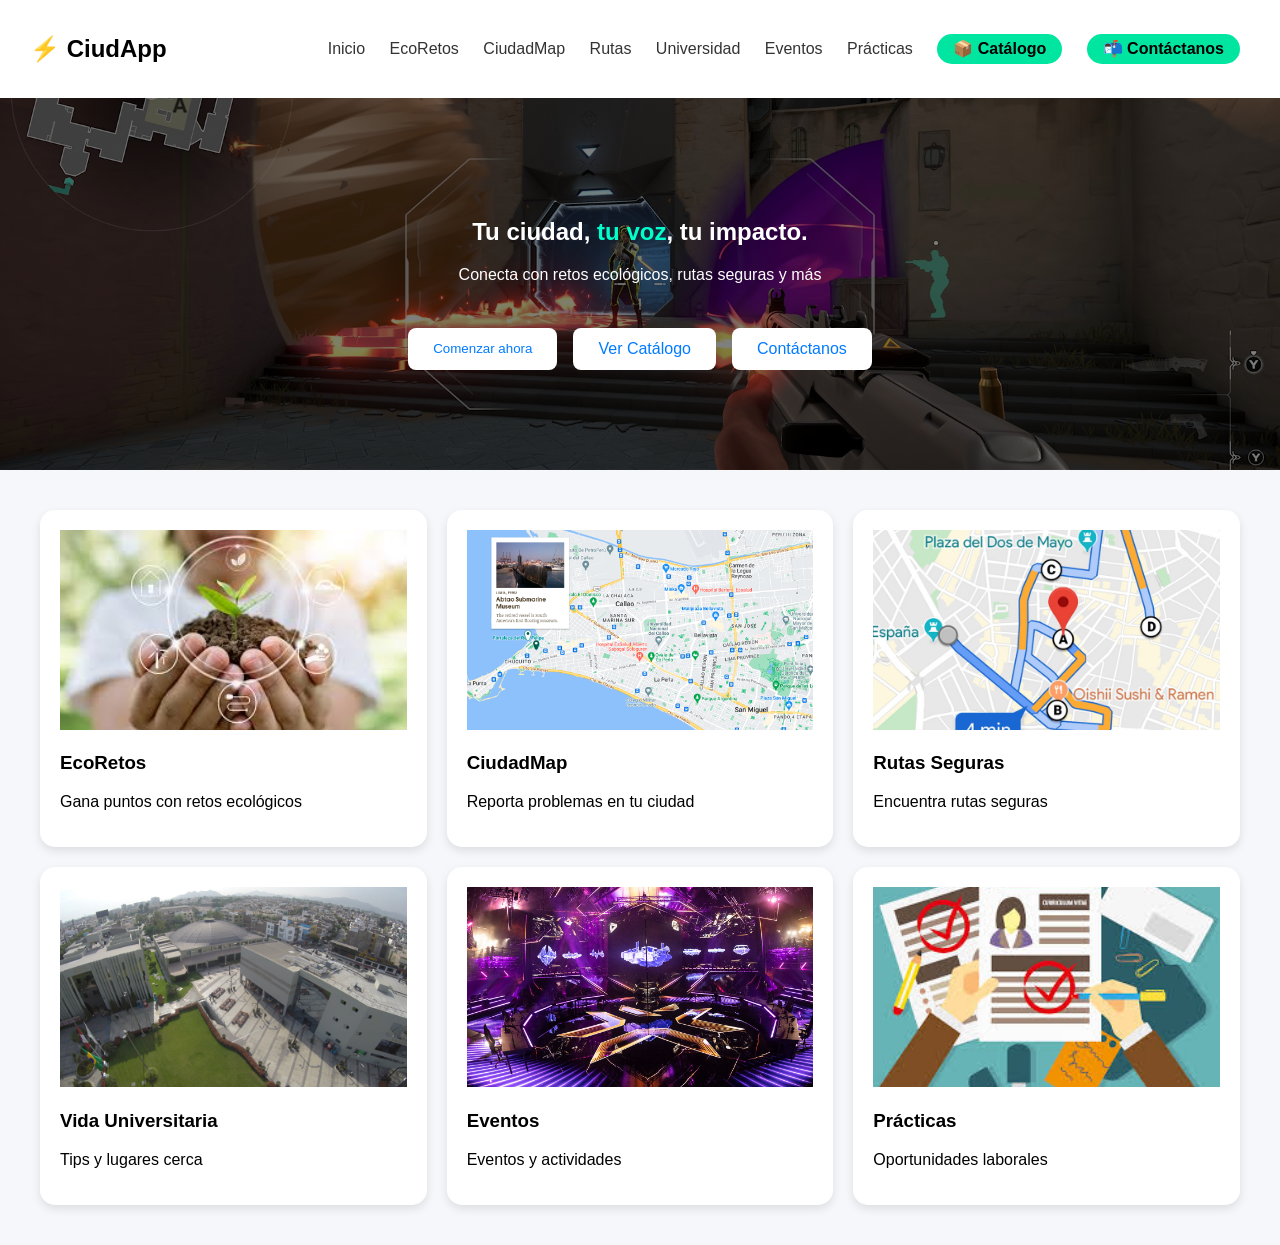
<file: index.html>
<!DOCTYPE html>
<html lang="es">
<head>
  <meta charset="UTF-8">
  <title>CiudApp</title>
  <link rel="stylesheet" href="styles.css">
</head>
<body>

  <header class="navbar">
    <h2>⚡ CiudApp</h2>
    <nav>
      <a href="#">Inicio</a>
      <a href="#">EcoRetos</a>
      <a href="#">CiudadMap</a>
      <a href="#">Rutas</a>
      <a href="#">Universidad</a>
      <a href="#">Eventos</a>
      <a href="#">Prácticas</a>
      <a href="catalogo.html" class="nav-btn">📦 Catálogo</a>
      <a href="contactanos.html" class="nav-btn">📬 Contáctanos</a>
    </nav>
  </header>

  <section class="hero">
    <h1>Tu ciudad, <span>tu voz</span>, tu impacto.</h1>
    <p>Conecta con retos ecológicos, rutas seguras y más</p>
    <div class="hero-buttons">
      <button onclick="window.location.href='login.html'">Comenzar ahora</button>
      <button class="btn-outline" onclick="window.location.href='catalogo.html'">Ver Catálogo</button>
      <button class="btn-outline" onclick="window.location.href='contactanos.html'">Contáctanos</button>
    </div>
  </section>

  <section class="cards">
    <div class="card">
      <img src="img/eco.jpg">
      <h3>EcoRetos</h3>
      <p>Gana puntos con retos ecológicos</p>
    </div>
    <div class="card">
      <img src="img/map.jpg">
      <h3>CiudadMap</h3>
      <p>Reporta problemas en tu ciudad</p>
    </div>
    <div class="card">
      <img src="img/ruta.jpg">
      <h3>Rutas Seguras</h3>
      <p>Encuentra rutas seguras</p>
    </div>
    <div class="card">
      <img src="img/uni.jpg">
      <h3>Vida Universitaria</h3>
      <p>Tips y lugares cerca</p>
    </div>
    <div class="card">
      <img src="img/eventos.jpg">
      <h3>Eventos</h3>
      <p>Eventos y actividades</p>
    </div>
    <div class="card">
      <img src="img/practicas.jpg">
      <h3>Prácticas</h3>
      <p>Oportunidades laborales</p>
    </div>
  </section>

</body>
</html>
</file>
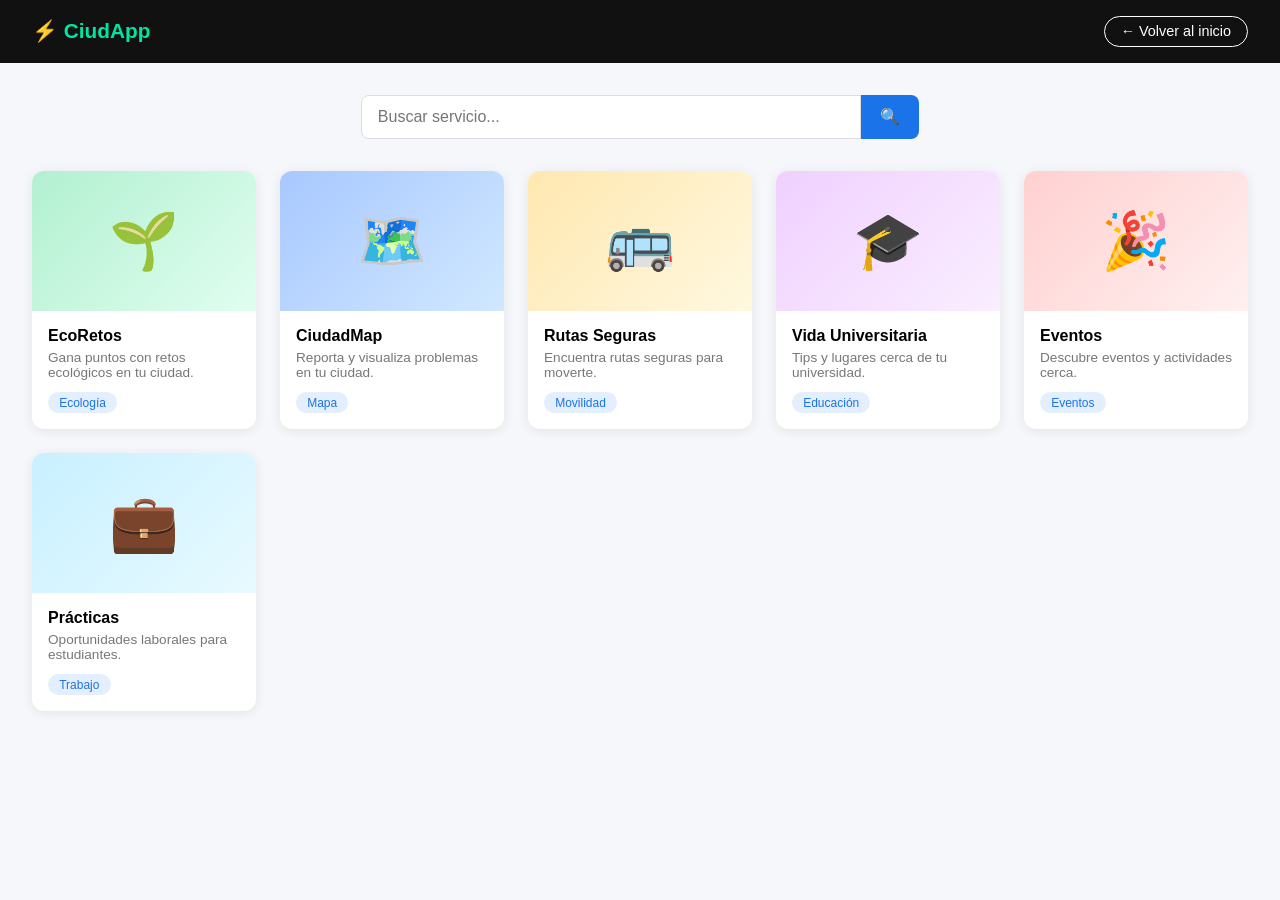
<file: catalogo.html>
<!DOCTYPE html>
<html lang="es">
<head>
  <meta charset="UTF-8"/>
  <meta name="viewport" content="width=device-width, initial-scale=1.0"/>
  <title>Catálogo - CiudApp</title>
  <style>
    * { box-sizing: border-box; margin: 0; padding: 0; }
    body { font-family: 'Segoe UI', sans-serif; background: #f5f7fa; }

    header {
      background: #111;
      color: white;
      padding: 1rem 2rem;
      display: flex;
      align-items: center;
      justify-content: space-between;
    }
    header h2 { color: #00e5a0; font-size: 1.3rem; }
    header a {
      color: white;
      text-decoration: none;
      font-size: 0.9rem;
      border: 1px solid white;
      padding: 0.4rem 1rem;
      border-radius: 20px;
    }
    header a:hover { background: white; color: #111; }

    .search-bar {
      display: flex;
      justify-content: center;
      padding: 2rem 1rem 1rem;
    }
    .search-bar input {
      width: 100%;
      max-width: 500px;
      padding: 0.75rem 1rem;
      border: 1.5px solid #ddd;
      border-radius: 8px 0 0 8px;
      font-size: 1rem;
      outline: none;
    }
    .search-bar button {
      padding: 0.75rem 1.2rem;
      background: #1a73e8;
      color: white;
      border: none;
      border-radius: 0 8px 8px 0;
      cursor: pointer;
      font-size: 1rem;
    }

    .grid {
      display: grid;
      grid-template-columns: repeat(auto-fill, minmax(220px, 1fr));
      gap: 1.5rem;
      padding: 1rem 2rem 3rem;
    }
    .card {
      background: white;
      border-radius: 12px;
      box-shadow: 0 2px 12px rgba(0,0,0,0.08);
      overflow: hidden;
      transition: transform 0.2s;
    }
    .card:hover { transform: translateY(-4px); }
    .card-icon {
      height: 140px;
      display: flex;
      align-items: center;
      justify-content: center;
      font-size: 3.5rem;
    }
    .card-body { padding: 1rem; }
    .card-body h3 { font-size: 1rem; margin-bottom: 0.3rem; }
    .card-body p { font-size: 0.85rem; color: #777; margin-bottom: 0.8rem; }
    .badge {
      display: inline-block;
      background: #e3eeff;
      color: #1a73e8;
      padding: 0.2rem 0.7rem;
      border-radius: 20px;
      font-size: 0.75rem;
    }

    @media (max-width: 600px) {
      .grid { padding: 1rem; gap: 1rem; }
    }
  </style>
</head>
<body>

  <header>
    <h2>⚡ CiudApp</h2>
    <a href="index.html">← Volver al inicio</a>
  </header>

  <div class="search-bar">
    <input type="text" placeholder="Buscar servicio..."/>
    <button>🔍</button>
  </div>

  <div class="grid">

    <div class="card">
      <div class="card-icon" style="background:linear-gradient(135deg,#b2f0d0,#e0fef0)">🌱</div>
      <div class="card-body">
        <h3>EcoRetos</h3>
        <p>Gana puntos con retos ecológicos en tu ciudad.</p>
        <span class="badge">Ecología</span>
      </div>
    </div>

    <div class="card">
      <div class="card-icon" style="background:linear-gradient(135deg,#a8c8ff,#d0e8ff)">🗺️</div>
      <div class="card-body">
        <h3>CiudadMap</h3>
        <p>Reporta y visualiza problemas en tu ciudad.</p>
        <span class="badge">Mapa</span>
      </div>
    </div>

    <div class="card">
      <div class="card-icon" style="background:linear-gradient(135deg,#ffe8b0,#fff8e0)">🚌</div>
      <div class="card-body">
        <h3>Rutas Seguras</h3>
        <p>Encuentra rutas seguras para moverte.</p>
        <span class="badge">Movilidad</span>
      </div>
    </div>

    <div class="card">
      <div class="card-icon" style="background:linear-gradient(135deg,#f0d0ff,#faeeff)">🎓</div>
      <div class="card-body">
        <h3>Vida Universitaria</h3>
        <p>Tips y lugares cerca de tu universidad.</p>
        <span class="badge">Educación</span>
      </div>
    </div>

    <div class="card">
      <div class="card-icon" style="background:linear-gradient(135deg,#ffd0d0,#fff0f0)">🎉</div>
      <div class="card-body">
        <h3>Eventos</h3>
        <p>Descubre eventos y actividades cerca.</p>
        <span class="badge">Eventos</span>
      </div>
    </div>

    <div class="card">
      <div class="card-icon" style="background:linear-gradient(135deg,#c8f0ff,#e8faff)">💼</div>
      <div class="card-body">
        <h3>Prácticas</h3>
        <p>Oportunidades laborales para estudiantes.</p>
        <span class="badge">Trabajo</span>
      </div>
    </div>

  </div>

</body>
</html>
</file>
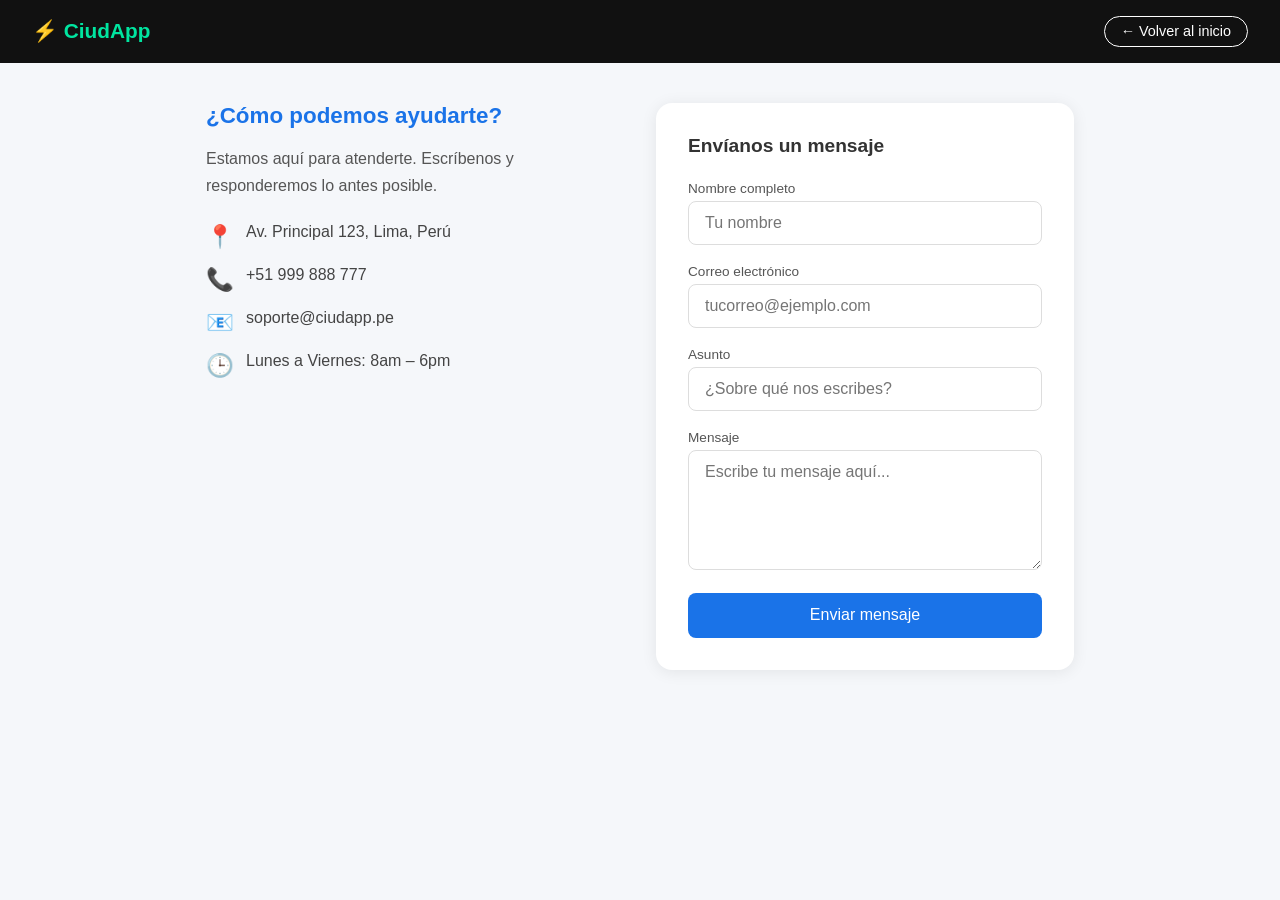
<file: contactanos.html>
<!DOCTYPE html>
<html lang="es">
<head>
  <meta charset="UTF-8"/>
  <meta name="viewport" content="width=device-width, initial-scale=1.0"/>
  <title>Contáctanos - CiudApp</title>
  <style>
    * { box-sizing: border-box; margin: 0; padding: 0; }
    body { font-family: 'Segoe UI', sans-serif; background: #f5f7fa; }

    header {
      background: #111;
      color: white;
      padding: 1rem 2rem;
      display: flex;
      align-items: center;
      justify-content: space-between;
    }
    header h2 { color: #00e5a0; font-size: 1.3rem; }
    header a {
      color: white;
      text-decoration: none;
      font-size: 0.9rem;
      border: 1px solid white;
      padding: 0.4rem 1rem;
      border-radius: 20px;
    }
    header a:hover { background: white; color: #111; }

    .container {
      max-width: 900px;
      margin: 2.5rem auto;
      padding: 0 1rem;
      display: grid;
      grid-template-columns: 1fr 1fr;
      gap: 2rem;
    }

    .info h2 { color: #1a73e8; margin-bottom: 1rem; font-size: 1.4rem; }
    .info p { color: #555; line-height: 1.7; margin-bottom: 1.5rem; }
    .item {
      display: flex;
      gap: 0.75rem;
      margin-bottom: 1rem;
      align-items: flex-start;
      color: #444;
    }
    .item span:first-child { font-size: 1.4rem; }

    .form-card {
      background: white;
      padding: 2rem;
      border-radius: 16px;
      box-shadow: 0 2px 16px rgba(0,0,0,0.08);
    }
    .form-card h2 { color: #333; margin-bottom: 1.5rem; font-size: 1.2rem; }
    label { display: block; font-size: 0.85rem; color: #555; margin-bottom: 0.3rem; }
    input, textarea {
      width: 100%;
      padding: 0.75rem 1rem;
      border: 1.5px solid #ddd;
      border-radius: 8px;
      font-size: 1rem;
      margin-bottom: 1.2rem;
      font-family: inherit;
      transition: border 0.2s;
    }
    input:focus, textarea:focus { outline: none; border-color: #1a73e8; }
    textarea { resize: vertical; min-height: 120px; }
    button {
      width: 100%;
      padding: 0.85rem;
      background: #1a73e8;
      color: white;
      border: none;
      border-radius: 8px;
      font-size: 1rem;
      cursor: pointer;
      transition: background 0.2s;
    }
    button:hover { background: #1557b0; }

    @media (max-width: 680px) {
      .container { grid-template-columns: 1fr; }
    }
  </style>
</head>
<body>

  <header>
    <h2>⚡ CiudApp</h2>
    <a href="index.html">← Volver al inicio</a>
  </header>

  <div class="container">

    <div class="info">
      <h2>¿Cómo podemos ayudarte?</h2>
      <p>Estamos aquí para atenderte. Escríbenos y responderemos lo antes posible.</p>
      <div class="item"><span>📍</span><span>Av. Principal 123, Lima, Perú</span></div>
      <div class="item"><span>📞</span><span>+51 999 888 777</span></div>
      <div class="item"><span>📧</span><span>soporte@ciudapp.pe</span></div>
      <div class="item"><span>🕒</span><span>Lunes a Viernes: 8am – 6pm</span></div>
    </div>

    <div class="form-card">
      <h2>Envíanos un mensaje</h2>
      <label>Nombre completo</label>
      <input type="text" placeholder="Tu nombre"/>
      <label>Correo electrónico</label>
      <input type="email" placeholder="tucorreo@ejemplo.com"/>
      <label>Asunto</label>
      <input type="text" placeholder="¿Sobre qué nos escribes?"/>
      <label>Mensaje</label>
      <textarea placeholder="Escribe tu mensaje aquí..."></textarea>
      <button onclick="alert('✅ Mensaje enviado correctamente')">Enviar mensaje</button>
    </div>

  </div>

</body>
</html>
</file>
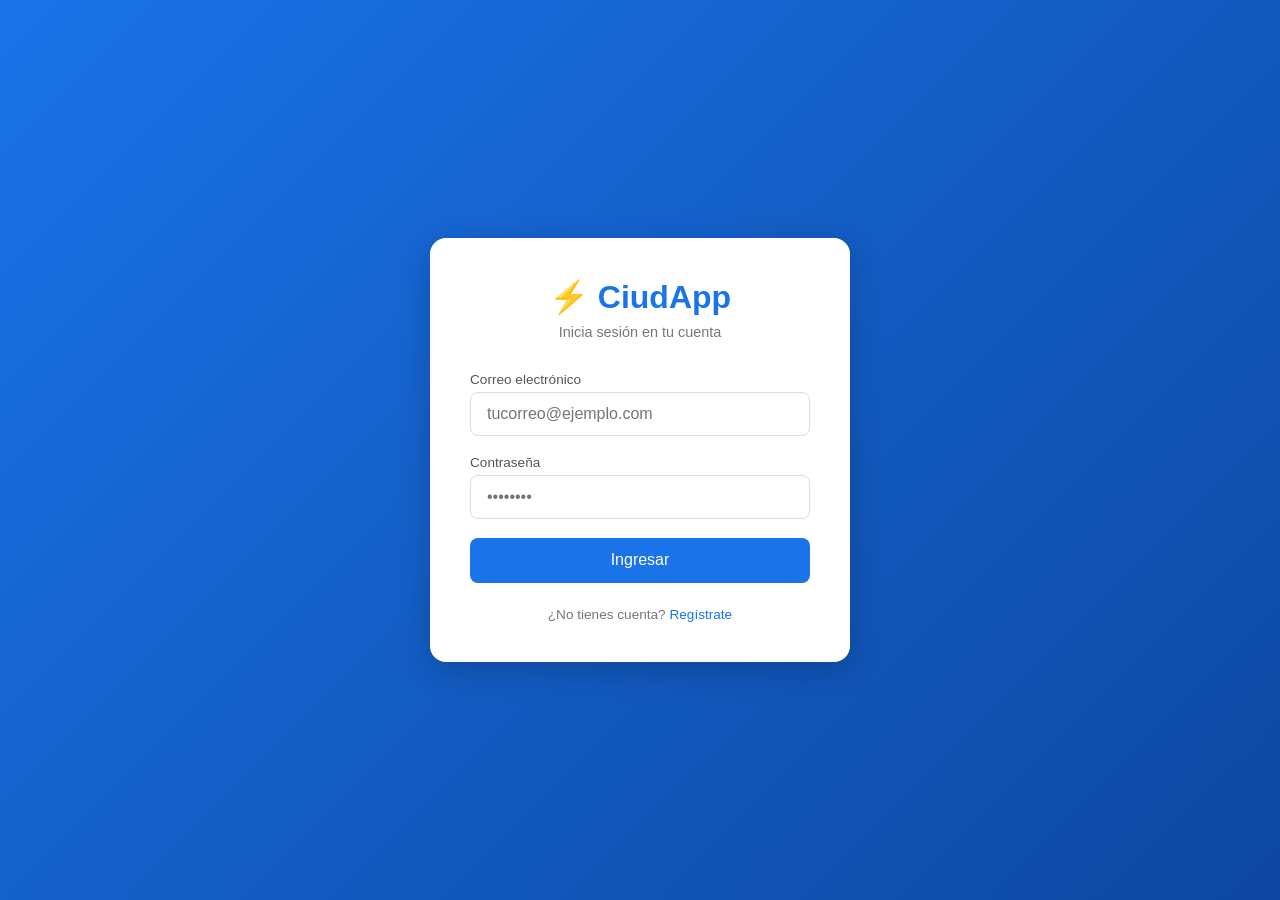
<file: login.html>
<!DOCTYPE html>
<html lang="es">
<head>
  <meta charset="UTF-8" />
  <meta name="viewport" content="width=device-width, initial-scale=1.0"/>
  <title>Login - CiudApp</title>
  <style>
    * { box-sizing: border-box; margin: 0; padding: 0; }
    body {
      font-family: 'Segoe UI', sans-serif;
      background: linear-gradient(135deg, #1a73e8, #0d47a1);
      min-height: 100vh;
      display: flex;
      align-items: center;
      justify-content: center;
    }
    .card {
      background: white;
      padding: 2.5rem;
      border-radius: 16px;
      box-shadow: 0 8px 32px rgba(0,0,0,0.2);
      width: 100%;
      max-width: 420px;
    }
    h1 { text-align: center; color: #1a73e8; margin-bottom: 0.5rem; }
    p.sub { text-align: center; color: #777; margin-bottom: 2rem; font-size: 0.9rem; }
    label { display: block; font-size: 0.85rem; color: #555; margin-bottom: 0.3rem; }
    input {
      width: 100%; padding: 0.75rem 1rem;
      border: 1.5px solid #ddd; border-radius: 8px;
      font-size: 1rem; margin-bottom: 1.2rem;
      transition: border 0.2s;
    }
    input:focus { outline: none; border-color: #1a73e8; }
    button {
      width: 100%; padding: 0.85rem;
      background: #1a73e8; color: white;
      border: none; border-radius: 8px;
      font-size: 1rem; cursor: pointer;
      transition: background 0.2s;
    }
    button:hover { background: #1557b0; }
    .footer { text-align: center; margin-top: 1.5rem; font-size: 0.85rem; color: #777; }
    .footer a { color: #1a73e8; text-decoration: none; }
    @media (max-width: 480px) { .card { margin: 1rem; padding: 2rem 1.5rem; } }
  </style>
</head>
<body>
  <div class="card">
    <h1>⚡ CiudApp</h1>
    <p class="sub">Inicia sesión en tu cuenta</p>
    <label for="email">Correo electrónico</label>
    <input type="email" id="email" placeholder="tucorreo@ejemplo.com" />
    <label for="password">Contraseña</label>
    <input type="password" id="password" placeholder="••••••••" />
    <button onclick="window.location.href='index.html'">Ingresar</button>
    <div class="footer">
      ¿No tienes cuenta? <a href="#">Regístrate</a>
    </div>
  </div>
</body>
</html>
</file>
<file: styles.css>
body {
  margin: 0;
  font-family: Arial, sans-serif;
  background: #f5f7fa;
}


.navbar {
  display: flex;
  justify-content: space-between;
  align-items: center;
  background: white;
  padding: 15px 30px;
  box-shadow: 0 2px 5px rgba(0,0,0,0.1);
}

.navbar nav a {
  margin: 0 10px;
  text-decoration: none;
  color: #333;
}


.hero {
  background: 
    linear-gradient(rgba(0,0,0,0.5), rgba(0,0,0,0.5)),
    url("img/hero.jpg");
    
  background-size: cover;
  background-position: center;

  color: white;
  padding: 100px 40px;
  text-align: center;
}

.hero span {
  color: #00ffcc;
}

.hero button {
  margin-top: 20px;
  padding: 12px 25px;
  border: none;
  background: white;
  color: #007bff;
  border-radius: 8px;
  cursor: pointer;
}


.cards {
  display: grid;
  grid-template-columns: repeat(3, 1fr);
  gap: 20px;
  padding: 40px;
}

.card {
  background: white;
  padding: 20px;
  border-radius: 15px;
  box-shadow: 0 4px 10px rgba(0,0,0,0.1);
  transition: 0.3s;
}

.card:hover {
  transform: scale(1.05);
}



.nav-btn {
  background: #00e5a0;
  color: #000 !important;
  padding: 0.4rem 1rem;
  border-radius: 20px;
  font-weight: bold;
  transition: background 0.2s;
}
.nav-btn:hover {
  background: #00c488;
}


.hero-buttons {
  display: flex;
  gap: 1rem;
  justify-content: center;
  flex-wrap: wrap;
  margin-top: 1.5rem;
}
.btn-outline {
  background: transparent;
  color: white;
  border: 2px solid white;
  padding: 0.7rem 1.5rem;
  border-radius: 8px;
  font-size: 1rem;
  cursor: pointer;
  transition: all 0.2s;
}
.btn-outline:hover {
  background: white;
  color: #111;
}


.nav-btn {
  background: #00e5a0;
  color: #000 !important;
  padding: 0.4rem 1rem;
  border-radius: 20px;
  font-weight: bold;
  transition: background 0.2s;
}
.nav-btn:hover {
  background: #00c488;
}


.hero-buttons {
  display: flex;
  gap: 1rem;
  justify-content: center;
  flex-wrap: wrap;
  margin-top: 1.5rem;
}
.btn-outline {
  background: transparent;
  color: white;
  border: 2px solid white;
  padding: 0.7rem 1.5rem;
  border-radius: 8px;
  font-size: 1rem;
  cursor: pointer;
  transition: all 0.2s;
}
.btn-outline:hover {
  background: white;
  color: #111;
}

.card img {
  width: 100%;
  height: 200px;
  object-fit: cover;
}
</file>
